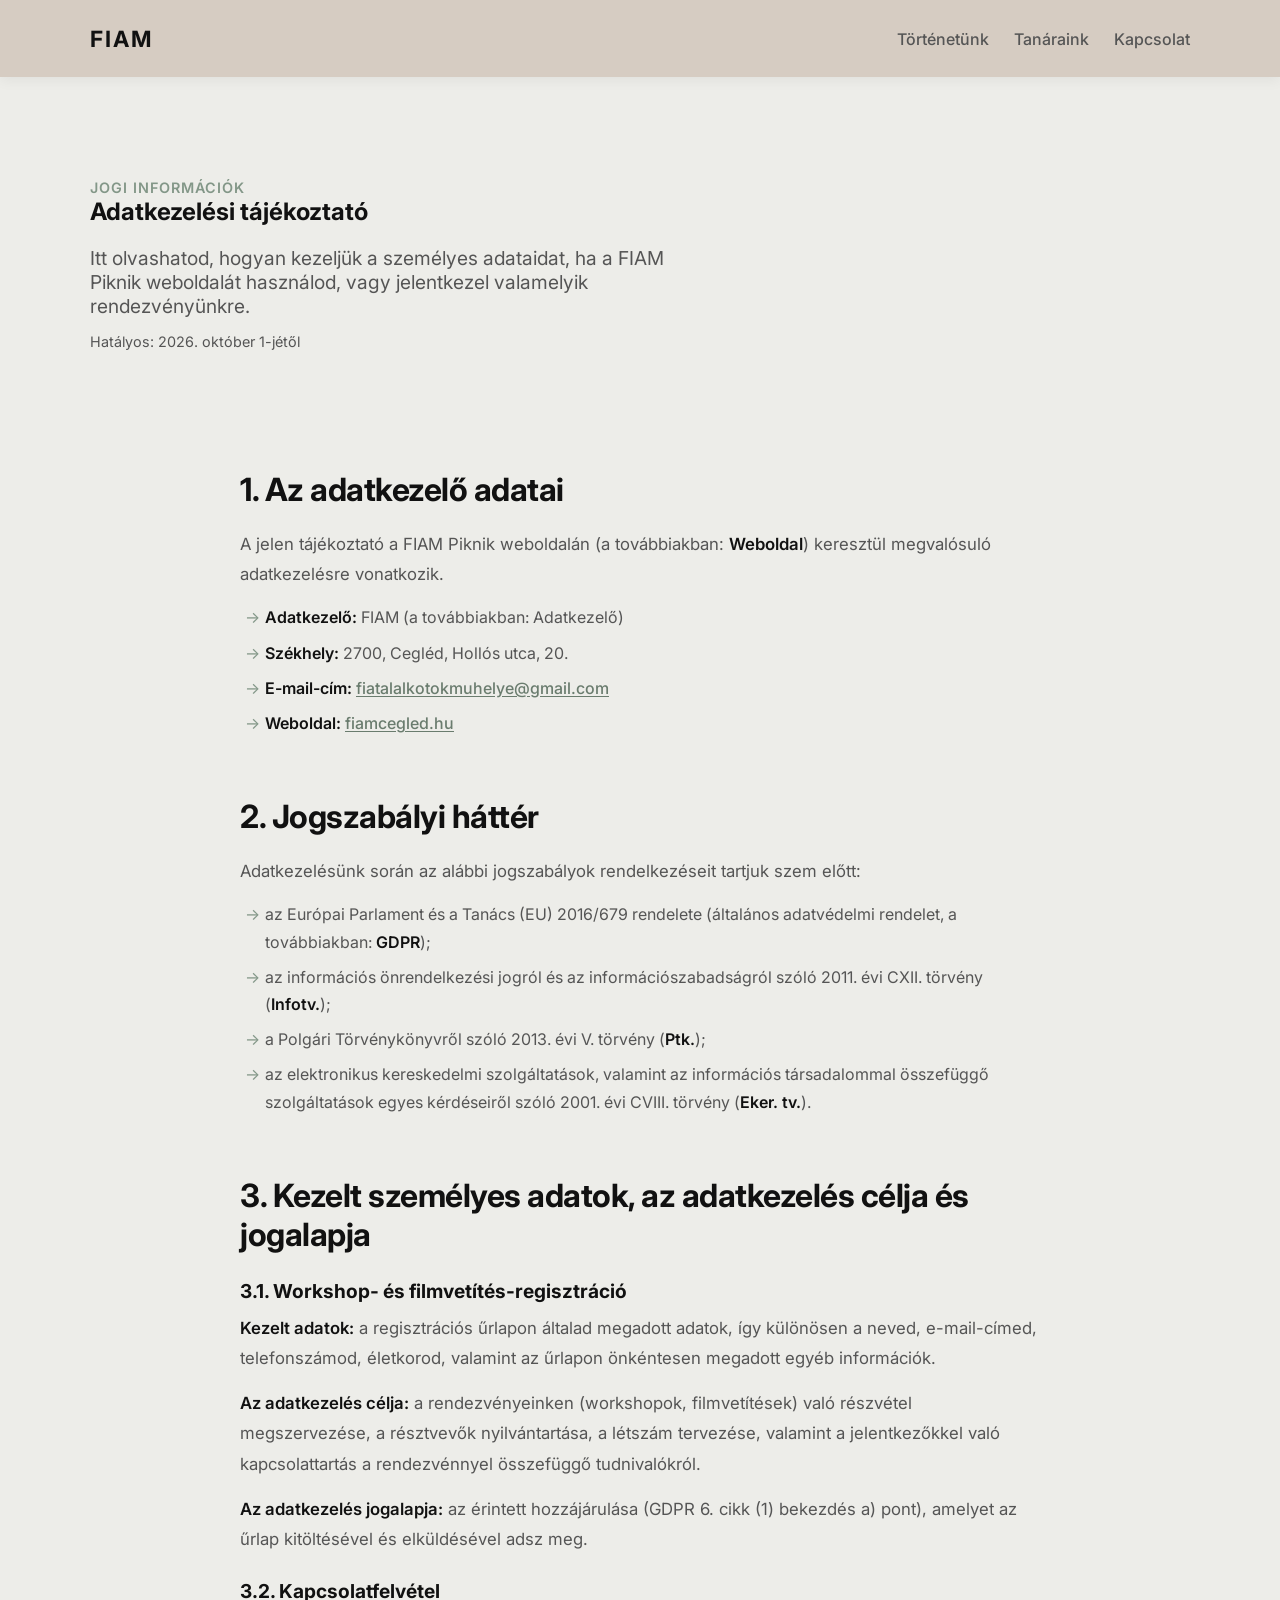
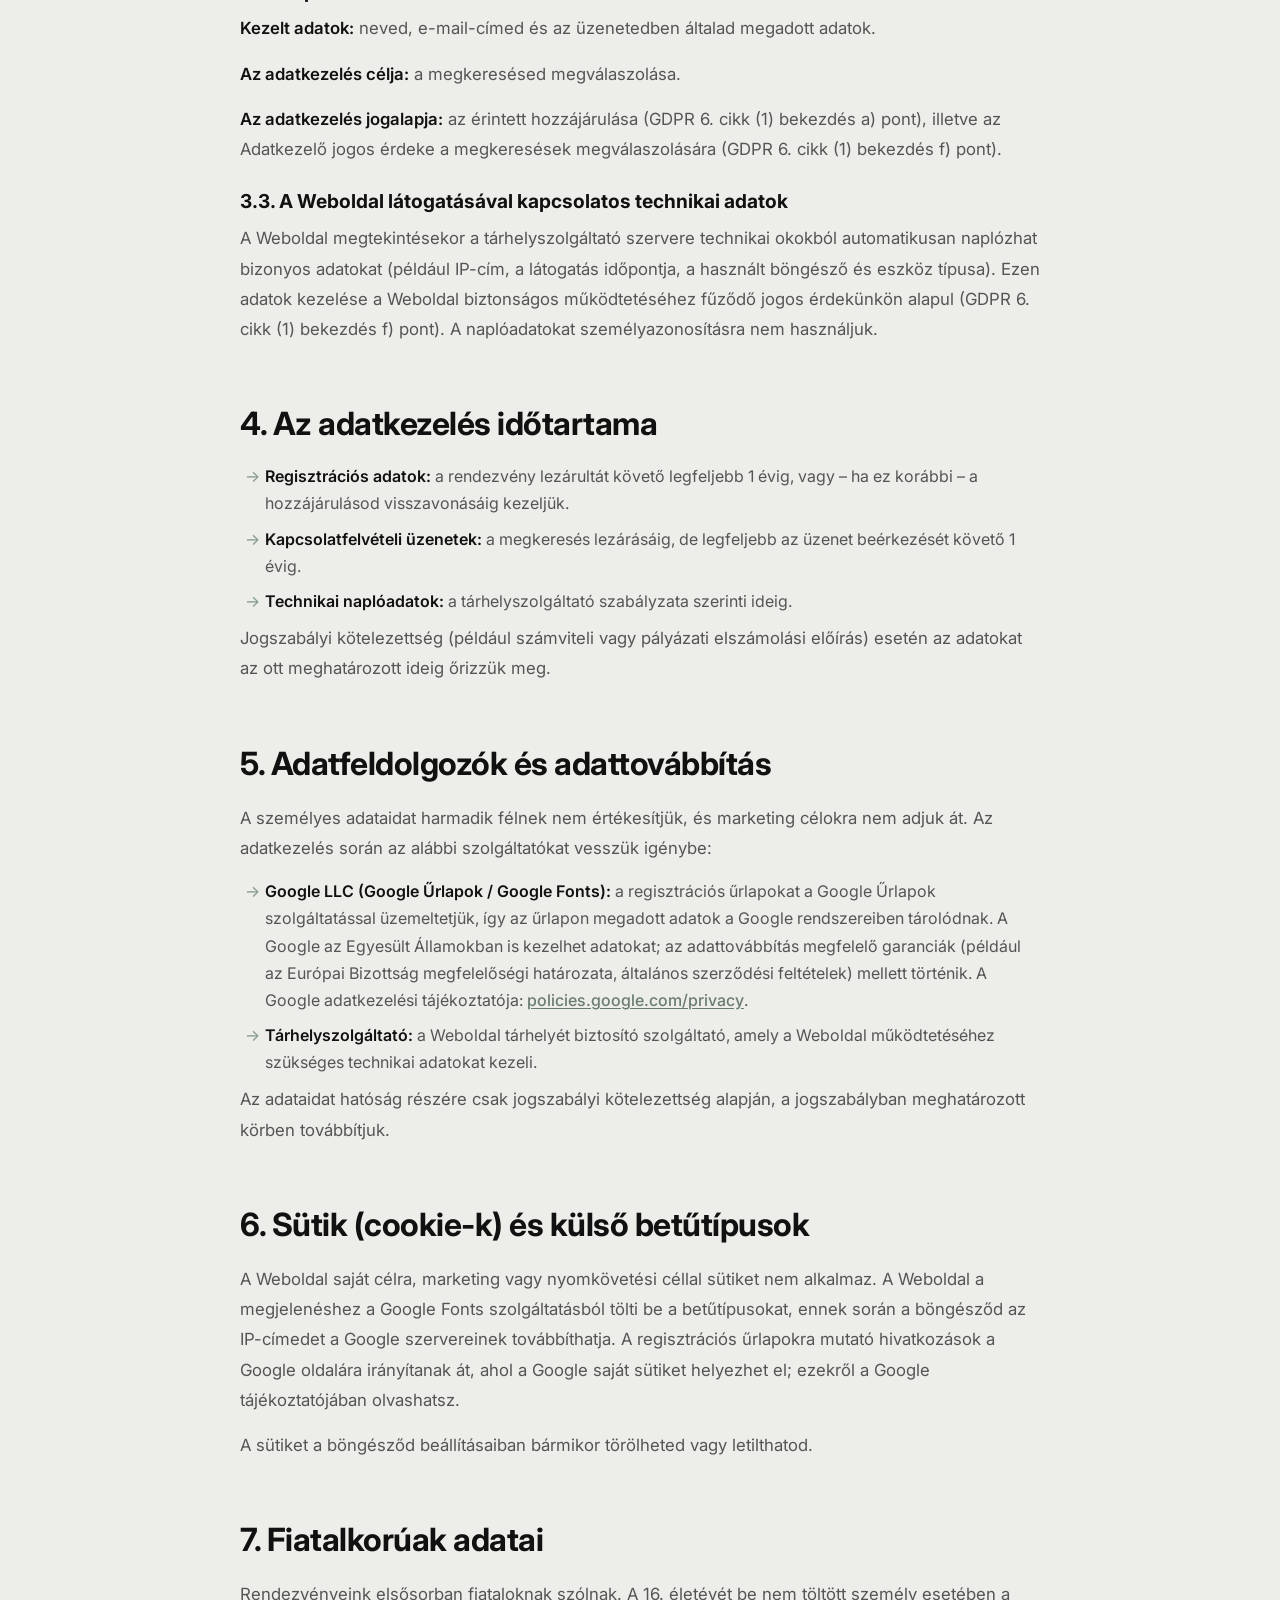
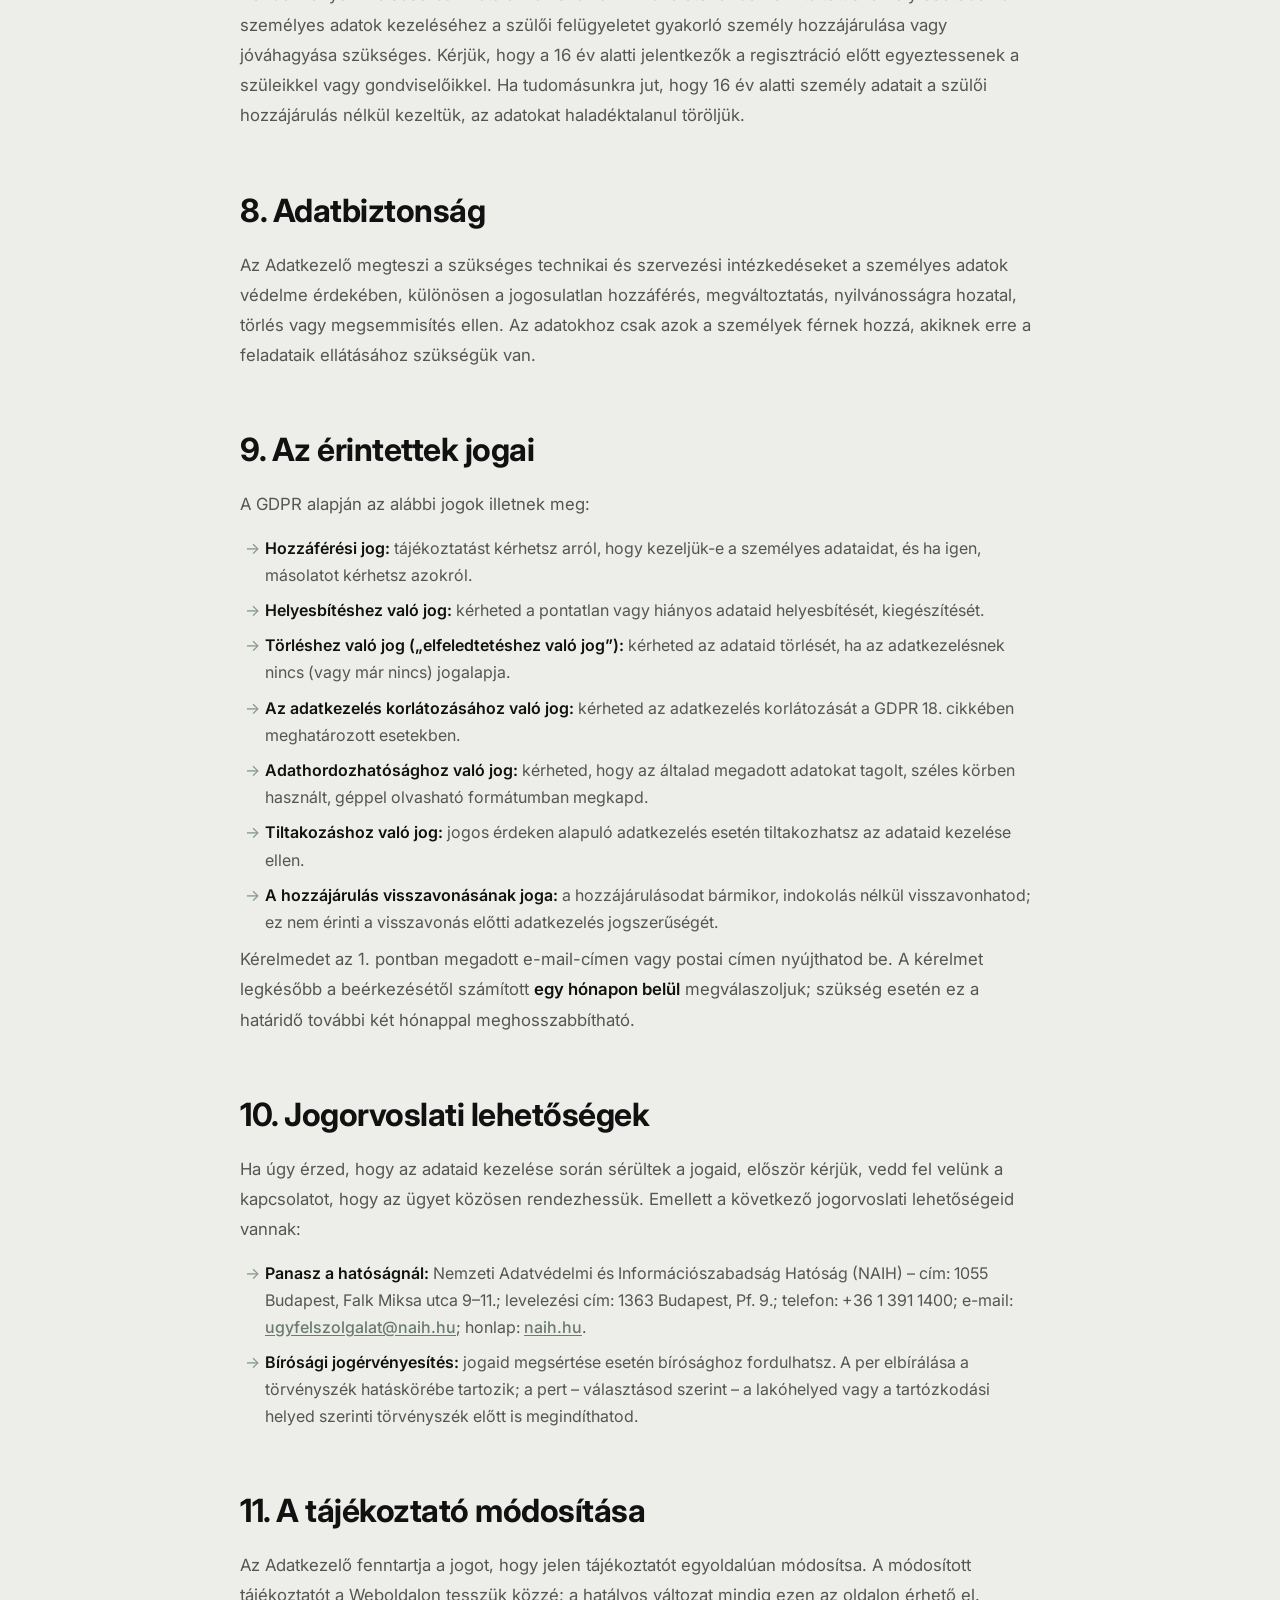
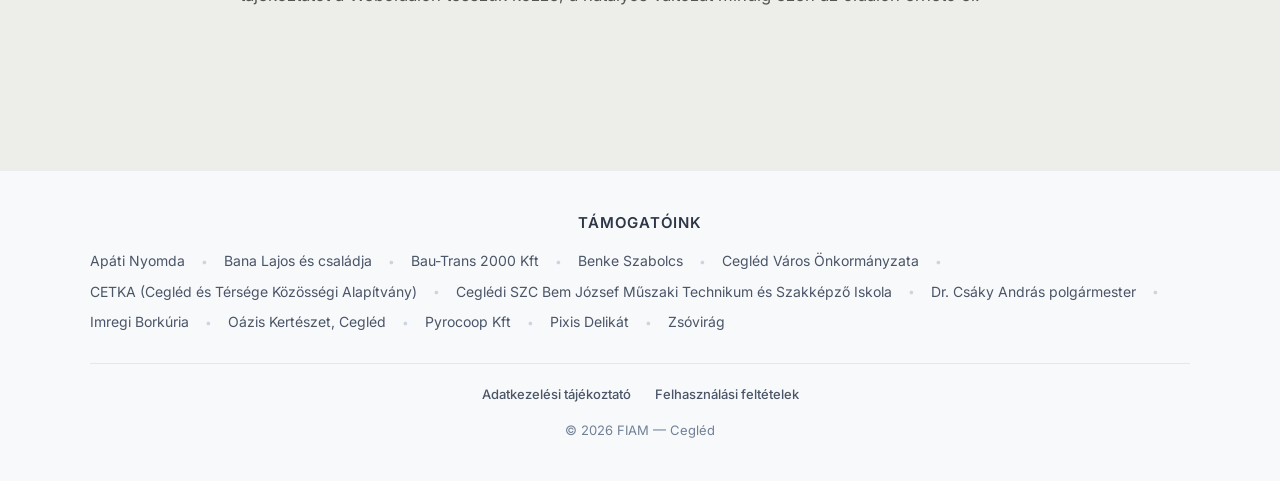
<file: pages/adatvedelem.html>
<!DOCTYPE html>
<html lang="hu">
<head>
  <meta charset="UTF-8">
  <meta name="viewport" content="width=device-width, initial-scale=1.0">
  <meta name="description" content="A FIAM Piknik weboldal adatkezelési tájékoztatója.">
  <title>Adatkezelési tájékoztató – FIAM Piknik</title>
  <link href="https://fonts.googleapis.com/css2?family=Inter:wght@300;400;500;600;700&display=swap" rel="stylesheet">
  <link rel="stylesheet" href="../styles/css/style.css">
</head>
<body>

<header>
  <div class="container nav">
    <a href="index.html" class="logo">FIAM</a>
    <nav class="menu" id="menu">
      <a href="tortenetunk.html">Történetünk</a>
      <a href="tanaraink.html">Tanáraink</a>
      <a href="kapcsolatok.html">Kapcsolat</a>
    </nav>
    <button class="hamburger" id="hamburger" aria-label="Menü megnyitása" aria-expanded="false">
      <span></span>
      <span></span>
      <span></span>
    </button>
  </div>
</header>

<main>
  <section class="story-hero">
    <div class="container">
      <span class="eyebrow">Jogi információk</span>
      <h1>Adatkezelési tájékoztató</h1>
      <p class="lead">Itt olvashatod, hogyan kezeljük a személyes adataidat, ha a FIAM Piknik weboldalát használod, vagy jelentkezel valamelyik rendezvényünkre.</p>
      <p class="legal-meta">Hatályos: 2026. október 1-jétől</p>
    </div>
  </section>

  <section class="story-content">
    <div class="container narrow">

      <div class="story-block">
        <h2>1. Az adatkezelő adatai</h2>
        <p>A jelen tájékoztató a FIAM Piknik weboldalán (a továbbiakban: <strong>Weboldal</strong>) keresztül megvalósuló adatkezelésre vonatkozik.</p>
        <ul class="story-list">
          <li><strong>Adatkezelő:</strong> FIAM (a továbbiakban: Adatkezelő)</li>
          <li><strong>Székhely:</strong> 2700, Cegléd, Hollós utca, 20.</li>
          <li><strong>E-mail-cím:</strong> <a href="mailto:fiatalalkotokmuhelye@gmail.com">fiatalalkotokmuhelye@gmail.com</a></li>
          <li><strong>Weboldal:</strong> <a href="https://fiamcegled.hu">fiamcegled.hu</a></li>
        </ul>
      </div>

      <div class="story-block">
        <h2>2. Jogszabályi háttér</h2>
        <p>Adatkezelésünk során az alábbi jogszabályok rendelkezéseit tartjuk szem előtt:</p>
        <ul class="story-list">
          <li>az Európai Parlament és a Tanács (EU) 2016/679 rendelete (általános adatvédelmi rendelet, a továbbiakban: <strong>GDPR</strong>);</li>
          <li>az információs önrendelkezési jogról és az információszabadságról szóló 2011. évi CXII. törvény (<strong>Infotv.</strong>);</li>
          <li>a Polgári Törvénykönyvről szóló 2013. évi V. törvény (<strong>Ptk.</strong>);</li>
          <li>az elektronikus kereskedelmi szolgáltatások, valamint az információs társadalommal összefüggő szolgáltatások egyes kérdéseiről szóló 2001. évi CVIII. törvény (<strong>Eker. tv.</strong>).</li>
        </ul>
      </div>

      <div class="story-block">
        <h2>3. Kezelt személyes adatok, az adatkezelés célja és jogalapja</h2>

        <h3>3.1. Workshop- és filmvetítés-regisztráció</h3>
        <p><strong>Kezelt adatok:</strong> a regisztrációs űrlapon általad megadott adatok, így különösen a neved, e-mail-címed, telefonszámod, életkorod, valamint az űrlapon önkéntesen megadott egyéb információk.</p>
        <p><strong>Az adatkezelés célja:</strong> a rendezvényeinken (workshopok, filmvetítések) való részvétel megszervezése, a résztvevők nyilvántartása, a létszám tervezése, valamint a jelentkezőkkel való kapcsolattartás a rendezvénnyel összefüggő tudnivalókról.</p>
        <p><strong>Az adatkezelés jogalapja:</strong> az érintett hozzájárulása (GDPR 6. cikk (1) bekezdés a) pont), amelyet az űrlap kitöltésével és elküldésével adsz meg.</p>

        <h3>3.2. Kapcsolatfelvétel</h3>
        <p><strong>Kezelt adatok:</strong> neved, e-mail-címed és az üzenetedben általad megadott adatok.</p>
        <p><strong>Az adatkezelés célja:</strong> a megkeresésed megválaszolása.</p>
        <p><strong>Az adatkezelés jogalapja:</strong> az érintett hozzájárulása (GDPR 6. cikk (1) bekezdés a) pont), illetve az Adatkezelő jogos érdeke a megkeresések megválaszolására (GDPR 6. cikk (1) bekezdés f) pont).</p>

        <h3>3.3. A Weboldal látogatásával kapcsolatos technikai adatok</h3>
        <p>A Weboldal megtekintésekor a tárhelyszolgáltató szervere technikai okokból automatikusan naplózhat bizonyos adatokat (például IP-cím, a látogatás időpontja, a használt böngésző és eszköz típusa). Ezen adatok kezelése a Weboldal biztonságos működtetéséhez fűződő jogos érdekünkön alapul (GDPR 6. cikk (1) bekezdés f) pont). A naplóadatokat személyazonosításra nem használjuk.</p>
      </div>

      <div class="story-block">
        <h2>4. Az adatkezelés időtartama</h2>
        <ul class="story-list">
          <li><strong>Regisztrációs adatok:</strong> a rendezvény lezárultát követő legfeljebb 1 évig, vagy – ha ez korábbi – a hozzájárulásod visszavonásáig kezeljük.</li>
          <li><strong>Kapcsolatfelvételi üzenetek:</strong> a megkeresés lezárásáig, de legfeljebb az üzenet beérkezését követő 1 évig.</li>
          <li><strong>Technikai naplóadatok:</strong> a tárhelyszolgáltató szabályzata szerinti ideig.</li>
        </ul>
        <p>Jogszabályi kötelezettség (például számviteli vagy pályázati elszámolási előírás) esetén az adatokat az ott meghatározott ideig őrizzük meg.</p>
      </div>

      <div class="story-block">
        <h2>5. Adatfeldolgozók és adattovábbítás</h2>
        <p>A személyes adataidat harmadik félnek nem értékesítjük, és marketing célokra nem adjuk át. Az adatkezelés során az alábbi szolgáltatókat vesszük igénybe:</p>
        <ul class="story-list">
          <li><strong>Google LLC (Google Űrlapok / Google Fonts):</strong> a regisztrációs űrlapokat a Google Űrlapok szolgáltatással üzemeltetjük, így az űrlapon megadott adatok a Google rendszereiben tárolódnak. A Google az Egyesült Államokban is kezelhet adatokat; az adattovábbítás megfelelő garanciák (például az Európai Bizottság megfelelőségi határozata, általános szerződési feltételek) mellett történik. A Google adatkezelési tájékoztatója: <a href="https://policies.google.com/privacy" target="_blank" rel="noopener">policies.google.com/privacy</a>.</li>
          <li><strong>Tárhelyszolgáltató:</strong> a Weboldal tárhelyét biztosító szolgáltató, amely a Weboldal működtetéséhez szükséges technikai adatokat kezeli.</li>
        </ul>
        <p>Az adataidat hatóság részére csak jogszabályi kötelezettség alapján, a jogszabályban meghatározott körben továbbítjuk.</p>
      </div>

      <div class="story-block">
        <h2>6. Sütik (cookie-k) és külső betűtípusok</h2>
        <p>A Weboldal saját célra, marketing vagy nyomkövetési céllal sütiket nem alkalmaz. A Weboldal a megjelenéshez a Google Fonts szolgáltatásból tölti be a betűtípusokat, ennek során a böngésződ az IP-címedet a Google szervereinek továbbíthatja. A regisztrációs űrlapokra mutató hivatkozások a Google oldalára irányítanak át, ahol a Google saját sütiket helyezhet el; ezekről a Google tájékoztatójában olvashatsz.</p>
        <p>A sütiket a böngésződ beállításaiban bármikor törölheted vagy letilthatod.</p>
      </div>

      <div class="story-block">
        <h2>7. Fiatalkorúak adatai</h2>
        <p>Rendezvényeink elsősorban fiataloknak szólnak. A 16. életévét be nem töltött személy esetében a személyes adatok kezeléséhez a szülői felügyeletet gyakorló személy hozzájárulása vagy jóváhagyása szükséges. Kérjük, hogy a 16 év alatti jelentkezők a regisztráció előtt egyeztessenek a szüleikkel vagy gondviselőikkel. Ha tudomásunkra jut, hogy 16 év alatti személy adatait a szülői hozzájárulás nélkül kezeltük, az adatokat haladéktalanul töröljük.</p>
      </div>

      <div class="story-block">
        <h2>8. Adatbiztonság</h2>
        <p>Az Adatkezelő megteszi a szükséges technikai és szervezési intézkedéseket a személyes adatok védelme érdekében, különösen a jogosulatlan hozzáférés, megváltoztatás, nyilvánosságra hozatal, törlés vagy megsemmisítés ellen. Az adatokhoz csak azok a személyek férnek hozzá, akiknek erre a feladataik ellátásához szükségük van.</p>
      </div>

      <div class="story-block">
        <h2>9. Az érintettek jogai</h2>
        <p>A GDPR alapján az alábbi jogok illetnek meg:</p>
        <ul class="story-list">
          <li><strong>Hozzáférési jog:</strong> tájékoztatást kérhetsz arról, hogy kezeljük-e a személyes adataidat, és ha igen, másolatot kérhetsz azokról.</li>
          <li><strong>Helyesbítéshez való jog:</strong> kérheted a pontatlan vagy hiányos adataid helyesbítését, kiegészítését.</li>
          <li><strong>Törléshez való jog („elfeledtetéshez való jog”):</strong> kérheted az adataid törlését, ha az adatkezelésnek nincs (vagy már nincs) jogalapja.</li>
          <li><strong>Az adatkezelés korlátozásához való jog:</strong> kérheted az adatkezelés korlátozását a GDPR 18. cikkében meghatározott esetekben.</li>
          <li><strong>Adathordozhatósághoz való jog:</strong> kérheted, hogy az általad megadott adatokat tagolt, széles körben használt, géppel olvasható formátumban megkapd.</li>
          <li><strong>Tiltakozáshoz való jog:</strong> jogos érdeken alapuló adatkezelés esetén tiltakozhatsz az adataid kezelése ellen.</li>
          <li><strong>A hozzájárulás visszavonásának joga:</strong> a hozzájárulásodat bármikor, indokolás nélkül visszavonhatod; ez nem érinti a visszavonás előtti adatkezelés jogszerűségét.</li>
        </ul>
        <p>Kérelmedet az 1. pontban megadott e-mail-címen vagy postai címen nyújthatod be. A kérelmet legkésőbb a beérkezésétől számított <strong>egy hónapon belül</strong> megválaszoljuk; szükség esetén ez a határidő további két hónappal meghosszabbítható.</p>
      </div>

      <div class="story-block">
        <h2>10. Jogorvoslati lehetőségek</h2>
        <p>Ha úgy érzed, hogy az adataid kezelése során sérültek a jogaid, először kérjük, vedd fel velünk a kapcsolatot, hogy az ügyet közösen rendezhessük. Emellett a következő jogorvoslati lehetőségeid vannak:</p>
        <ul class="story-list">
          <li><strong>Panasz a hatóságnál:</strong> Nemzeti Adatvédelmi és Információszabadság Hatóság (NAIH) – cím: 1055 Budapest, Falk Miksa utca 9–11.; levelezési cím: 1363 Budapest, Pf. 9.; telefon: +36 1 391 1400; e-mail: <a href="mailto:ugyfelszolgalat@naih.hu">ugyfelszolgalat@naih.hu</a>; honlap: <a href="https://naih.hu" target="_blank" rel="noopener">naih.hu</a>.</li>
          <li><strong>Bírósági jogérvényesítés:</strong> jogaid megsértése esetén bírósághoz fordulhatsz. A per elbírálása a törvényszék hatáskörébe tartozik; a pert – választásod szerint – a lakóhelyed vagy a tartózkodási helyed szerinti törvényszék előtt is megindíthatod.</li>
        </ul>
      </div>

      <div class="story-block">
        <h2>11. A tájékoztató módosítása</h2>
        <p>Az Adatkezelő fenntartja a jogot, hogy jelen tájékoztatót egyoldalúan módosítsa. A módosított tájékoztatót a Weboldalon tesszük közzé; a hatályos változat mindig ezen az oldalon érhető el.</p>
      </div>

    </div>
  </section>
</main>

<footer class="site-footer">
  <div class="container footer-content">

    <div class="footer-sponsors">
      <h3>Támogatóink</h3>
      <ul class="sponsor-list">
        <li>Apáti Nyomda</li>
        <li>Bana Lajos és családja</li>
        <li>Bau-Trans 2000 Kft</li>
        <li>Benke Szabolcs</li>
        <li>Cegléd Város Önkormányzata</li>
        <li>CETKA (Cegléd és Térsége Közösségi Alapítvány)</li>
        <li>Ceglédi SZC Bem József Műszaki Technikum és Szakképző Iskola</li>
        <li>Dr. Csáky András polgármester</li>
        <li>Imregi Borkúria</li>
        <li>Oázis Kertészet, Cegléd</li>
        <li>Pyrocoop Kft</li>
        <li>Pixis Delikát</li>
        <li>Zsóvirág</li>
      </ul>
    </div>

    <hr class="footer-divider">

    <div class="footer-bottom">
      <nav class="footer-links" aria-label="Jogi információk">
        <a href="adatvedelem.html">Adatkezelési tájékoztató</a>
        <a href="felhasznalasi-feltetelek.html">Felhasználási feltételek</a>
      </nav>
      <p class="copyright">&copy; 2026 FIAM &mdash; Cegléd</p>
    </div>
  </div>
</footer>

<script src="../script/script.js"></script>
</body>
</html>
</file>
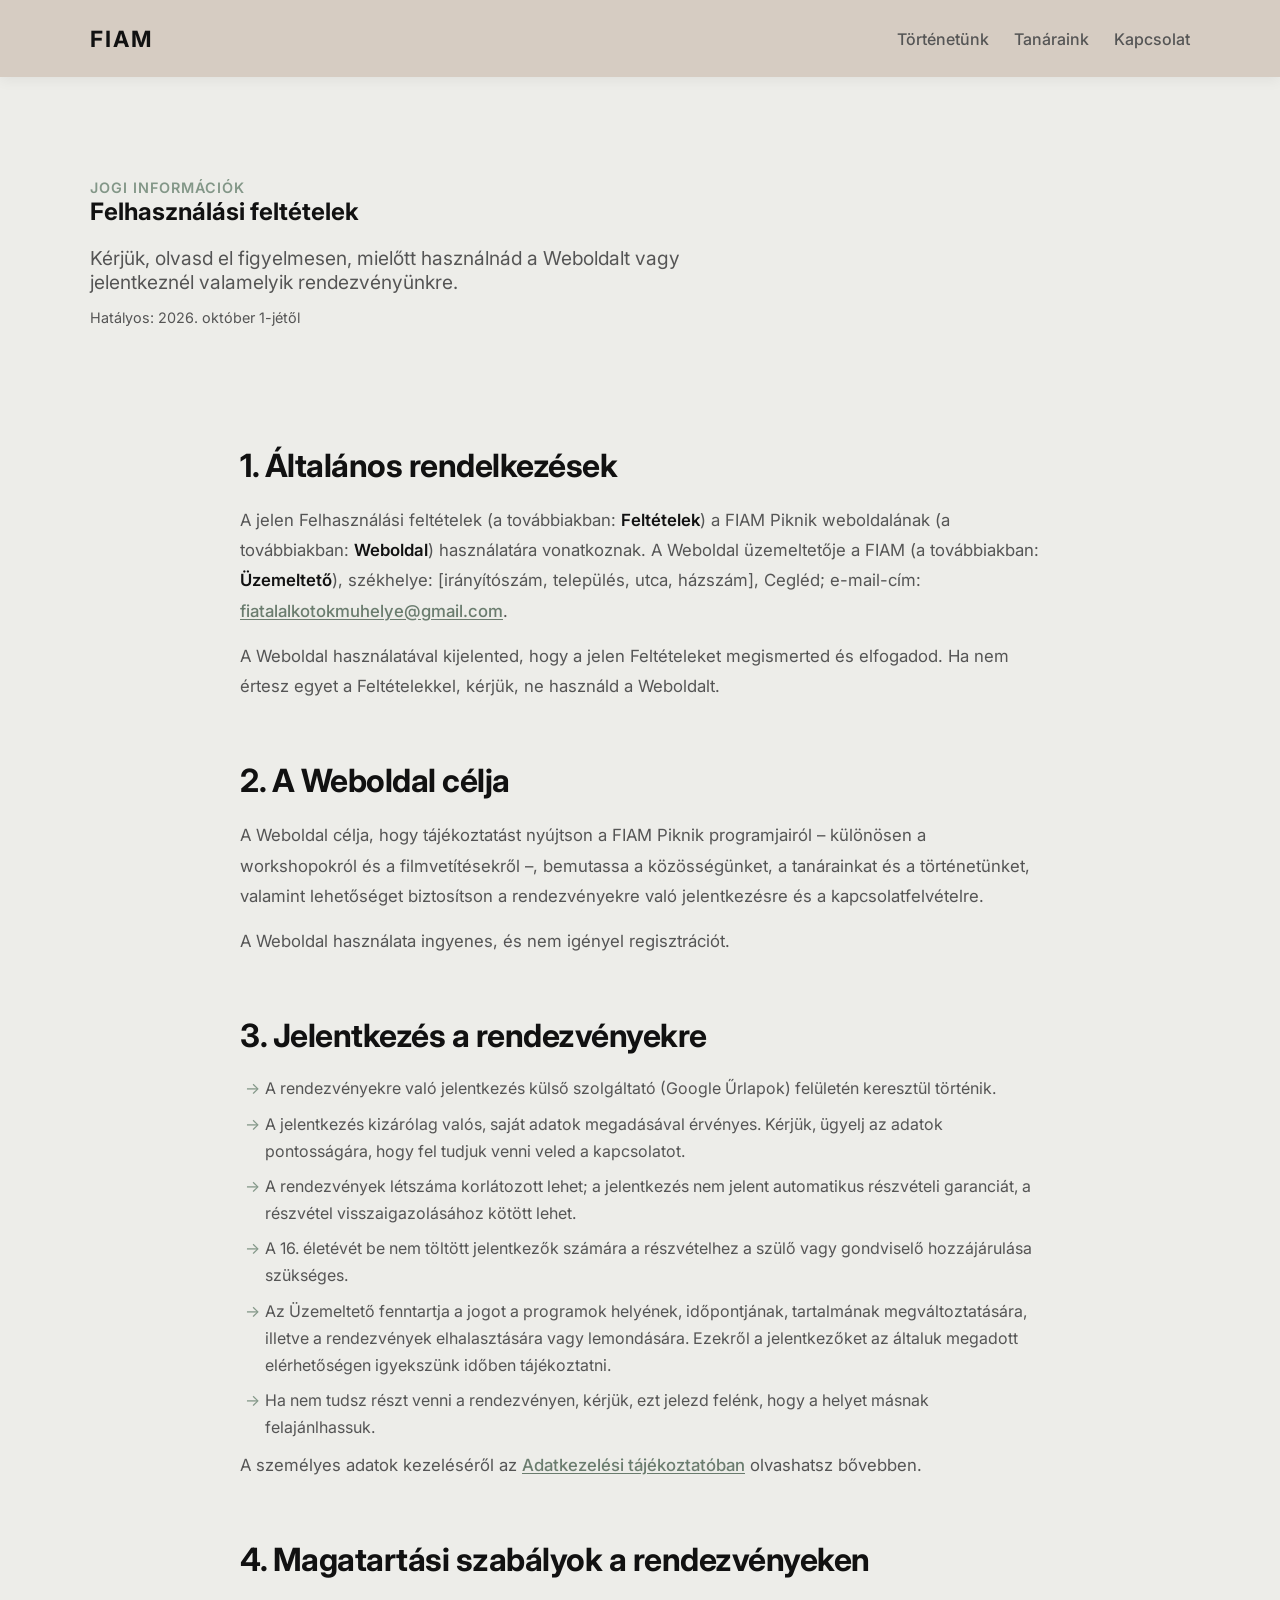
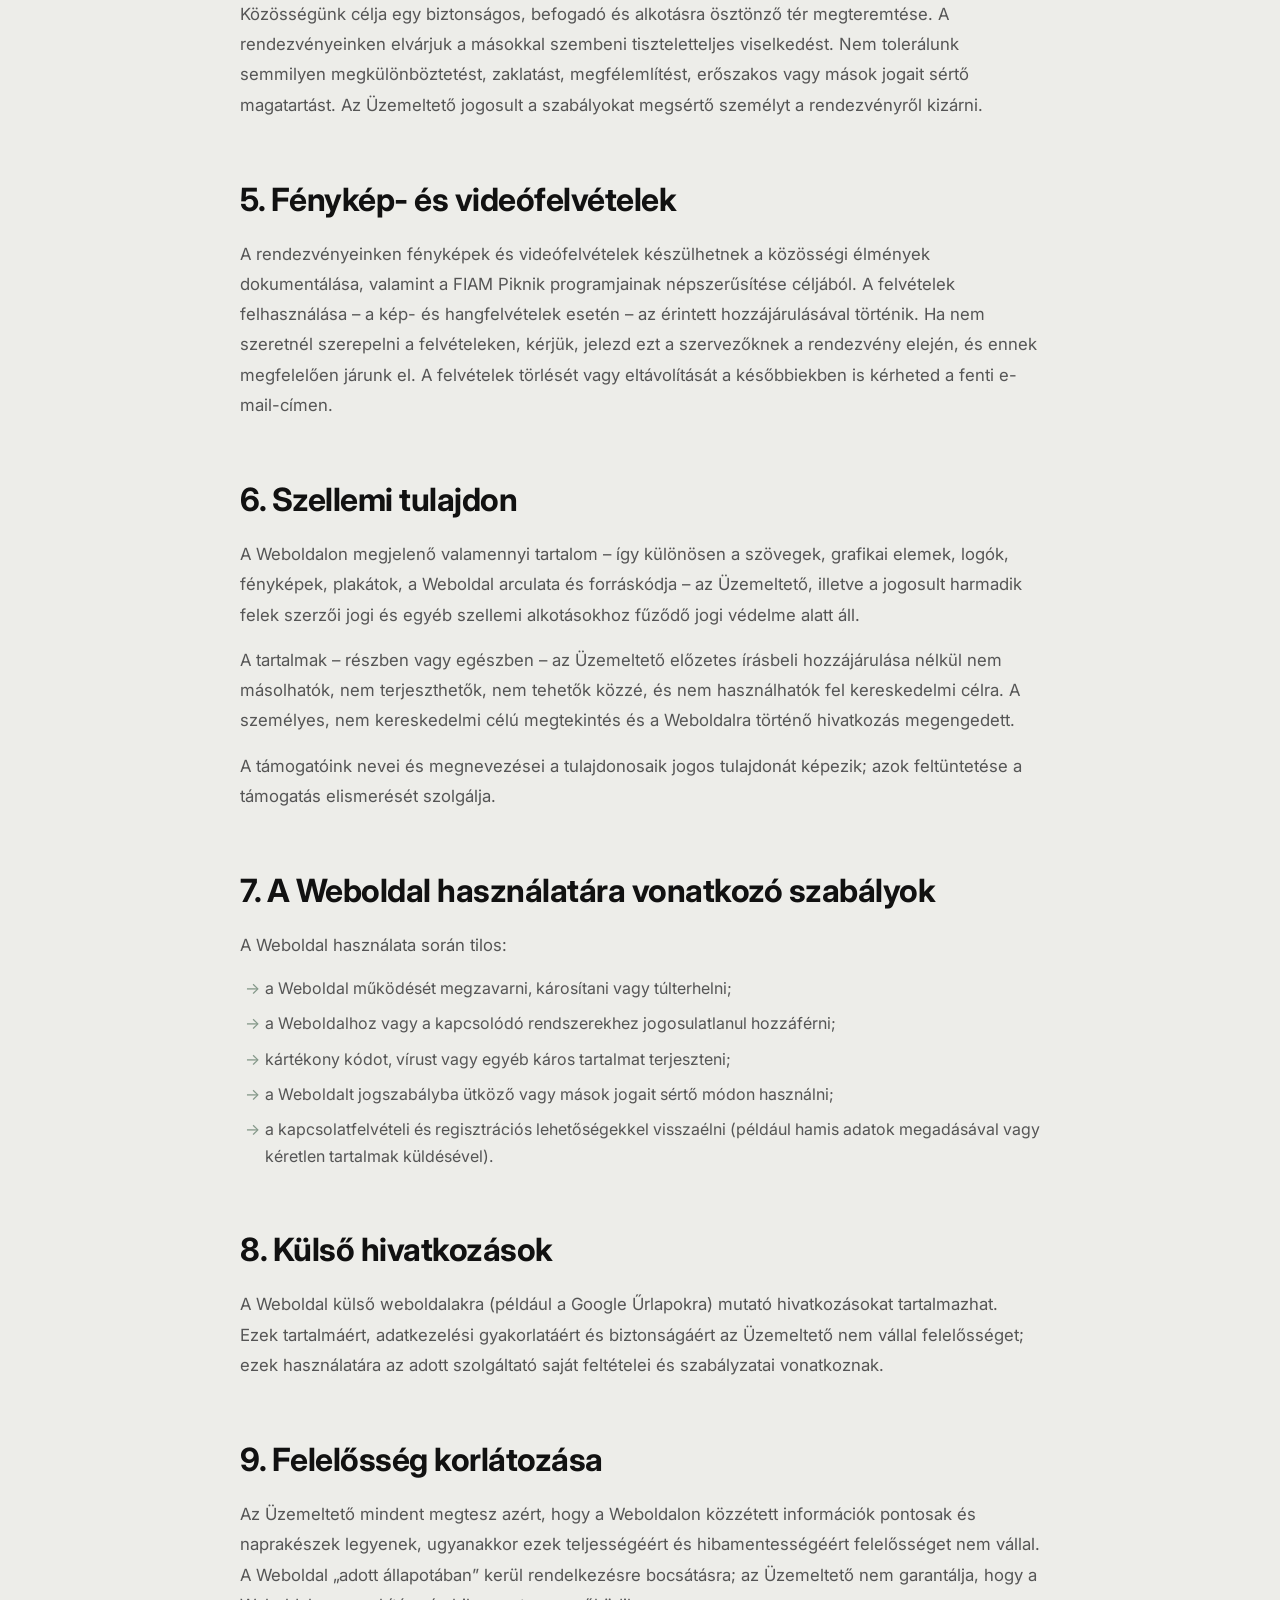
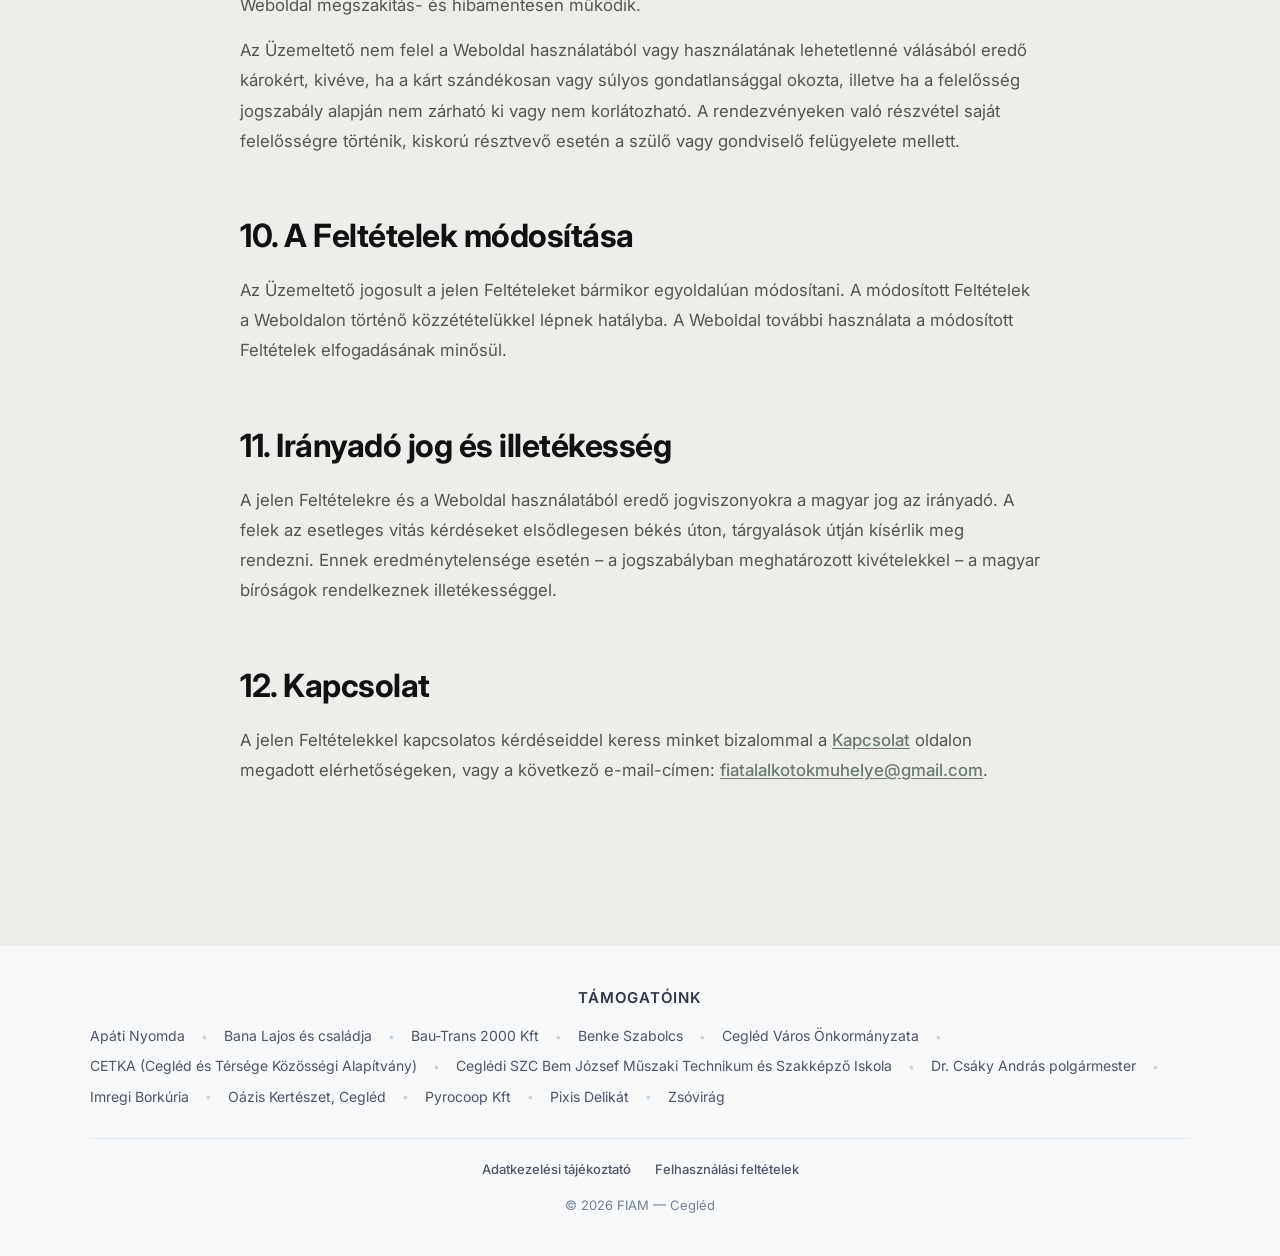
<file: pages/felhasznalasi-feltetelek.html>
<!DOCTYPE html>
<html lang="hu">
<head>
  <meta charset="UTF-8">
  <meta name="viewport" content="width=device-width, initial-scale=1.0">
  <meta name="description" content="A FIAM Piknik weboldal felhasználási feltételei.">
  <title>Felhasználási feltételek – FIAM Piknik</title>
  <link href="https://fonts.googleapis.com/css2?family=Inter:wght@300;400;500;600;700&display=swap" rel="stylesheet">
  <link rel="stylesheet" href="../styles/css/style.css">
</head>
<body>

<header>
  <div class="container nav">
    <a href="index.html" class="logo">FIAM</a>
    <nav class="menu" id="menu">
      <a href="tortenetunk.html">Történetünk</a>
      <a href="tanaraink.html">Tanáraink</a>
      <a href="kapcsolatok.html">Kapcsolat</a>
    </nav>
    <button class="hamburger" id="hamburger" aria-label="Menü megnyitása" aria-expanded="false">
      <span></span>
      <span></span>
      <span></span>
    </button>
  </div>
</header>

<main>
  <section class="story-hero">
    <div class="container">
      <span class="eyebrow">Jogi információk</span>
      <h1>Felhasználási feltételek</h1>
      <p class="lead">Kérjük, olvasd el figyelmesen, mielőtt használnád a Weboldalt vagy jelentkeznél valamelyik rendezvényünkre.</p>
      <p class="legal-meta">Hatályos: 2026. október 1-jétől</p>
    </div>
  </section>

  <section class="story-content">
    <div class="container narrow">

      <div class="story-block">
        <h2>1. Általános rendelkezések</h2>
        <p>A jelen Felhasználási feltételek (a továbbiakban: <strong>Feltételek</strong>) a FIAM Piknik weboldalának (a továbbiakban: <strong>Weboldal</strong>) használatára vonatkoznak. A Weboldal üzemeltetője a FIAM (a továbbiakban: <strong>Üzemeltető</strong>), székhelye: [irányítószám, település, utca, házszám], Cegléd; e-mail-cím: <a href="mailto:fiatalalkotokmuhelye@gmail.com">fiatalalkotokmuhelye@gmail.com</a>.</p>
        <p>A Weboldal használatával kijelented, hogy a jelen Feltételeket megismerted és elfogadod. Ha nem értesz egyet a Feltételekkel, kérjük, ne használd a Weboldalt.</p>
      </div>

      <div class="story-block">
        <h2>2. A Weboldal célja</h2>
        <p>A Weboldal célja, hogy tájékoztatást nyújtson a FIAM Piknik programjairól – különösen a workshopokról és a filmvetítésekről –, bemutassa a közösségünket, a tanárainkat és a történetünket, valamint lehetőséget biztosítson a rendezvényekre való jelentkezésre és a kapcsolatfelvételre.</p>
        <p>A Weboldal használata ingyenes, és nem igényel regisztrációt.</p>
      </div>

      <div class="story-block">
        <h2>3. Jelentkezés a rendezvényekre</h2>
        <ul class="story-list">
          <li>A rendezvényekre való jelentkezés külső szolgáltató (Google Űrlapok) felületén keresztül történik.</li>
          <li>A jelentkezés kizárólag valós, saját adatok megadásával érvényes. Kérjük, ügyelj az adatok pontosságára, hogy fel tudjuk venni veled a kapcsolatot.</li>
          <li>A rendezvények létszáma korlátozott lehet; a jelentkezés nem jelent automatikus részvételi garanciát, a részvétel visszaigazolásához kötött lehet.</li>
          <li>A 16. életévét be nem töltött jelentkezők számára a részvételhez a szülő vagy gondviselő hozzájárulása szükséges.</li>
          <li>Az Üzemeltető fenntartja a jogot a programok helyének, időpontjának, tartalmának megváltoztatására, illetve a rendezvények elhalasztására vagy lemondására. Ezekről a jelentkezőket az általuk megadott elérhetőségen igyekszünk időben tájékoztatni.</li>
          <li>Ha nem tudsz részt venni a rendezvényen, kérjük, ezt jelezd felénk, hogy a helyet másnak felajánlhassuk.</li>
        </ul>
        <p>A személyes adatok kezeléséről az <a href="adatvedelem.html">Adatkezelési tájékoztatóban</a> olvashatsz bővebben.</p>
      </div>

      <div class="story-block">
        <h2>4. Magatartási szabályok a rendezvényeken</h2>
        <p>Közösségünk célja egy biztonságos, befogadó és alkotásra ösztönző tér megteremtése. A rendezvényeinken elvárjuk a másokkal szembeni tiszteletteljes viselkedést. Nem tolerálunk semmilyen megkülönböztetést, zaklatást, megfélemlítést, erőszakos vagy mások jogait sértő magatartást. Az Üzemeltető jogosult a szabályokat megsértő személyt a rendezvényről kizárni.</p>
      </div>

      <div class="story-block">
        <h2>5. Fénykép- és videófelvételek</h2>
        <p>A rendezvényeinken fényképek és videófelvételek készülhetnek a közösségi élmények dokumentálása, valamint a FIAM Piknik programjainak népszerűsítése céljából. A felvételek felhasználása – a kép- és hangfelvételek esetén – az érintett hozzájárulásával történik. Ha nem szeretnél szerepelni a felvételeken, kérjük, jelezd ezt a szervezőknek a rendezvény elején, és ennek megfelelően járunk el. A felvételek törlését vagy eltávolítását a későbbiekben is kérheted a fenti e-mail-címen.</p>
      </div>

      <div class="story-block">
        <h2>6. Szellemi tulajdon</h2>
        <p>A Weboldalon megjelenő valamennyi tartalom – így különösen a szövegek, grafikai elemek, logók, fényképek, plakátok, a Weboldal arculata és forráskódja – az Üzemeltető, illetve a jogosult harmadik felek szerzői jogi és egyéb szellemi alkotásokhoz fűződő jogi védelme alatt áll.</p>
        <p>A tartalmak – részben vagy egészben – az Üzemeltető előzetes írásbeli hozzájárulása nélkül nem másolhatók, nem terjeszthetők, nem tehetők közzé, és nem használhatók fel kereskedelmi célra. A személyes, nem kereskedelmi célú megtekintés és a Weboldalra történő hivatkozás megengedett.</p>
        <p>A támogatóink nevei és megnevezései a tulajdonosaik jogos tulajdonát képezik; azok feltüntetése a támogatás elismerését szolgálja.</p>
      </div>

      <div class="story-block">
        <h2>7. A Weboldal használatára vonatkozó szabályok</h2>
        <p>A Weboldal használata során tilos:</p>
        <ul class="story-list">
          <li>a Weboldal működését megzavarni, károsítani vagy túlterhelni;</li>
          <li>a Weboldalhoz vagy a kapcsolódó rendszerekhez jogosulatlanul hozzáférni;</li>
          <li>kártékony kódot, vírust vagy egyéb káros tartalmat terjeszteni;</li>
          <li>a Weboldalt jogszabályba ütköző vagy mások jogait sértő módon használni;</li>
          <li>a kapcsolatfelvételi és regisztrációs lehetőségekkel visszaélni (például hamis adatok megadásával vagy kéretlen tartalmak küldésével).</li>
        </ul>
      </div>

      <div class="story-block">
        <h2>8. Külső hivatkozások</h2>
        <p>A Weboldal külső weboldalakra (például a Google Űrlapokra) mutató hivatkozásokat tartalmazhat. Ezek tartalmáért, adatkezelési gyakorlatáért és biztonságáért az Üzemeltető nem vállal felelősséget; ezek használatára az adott szolgáltató saját feltételei és szabályzatai vonatkoznak.</p>
      </div>

      <div class="story-block">
        <h2>9. Felelősség korlátozása</h2>
        <p>Az Üzemeltető mindent megtesz azért, hogy a Weboldalon közzétett információk pontosak és naprakészek legyenek, ugyanakkor ezek teljességéért és hibamentességéért felelősséget nem vállal. A Weboldal „adott állapotában” kerül rendelkezésre bocsátásra; az Üzemeltető nem garantálja, hogy a Weboldal megszakítás- és hibamentesen működik.</p>
        <p>Az Üzemeltető nem felel a Weboldal használatából vagy használatának lehetetlenné válásából eredő károkért, kivéve, ha a kárt szándékosan vagy súlyos gondatlansággal okozta, illetve ha a felelősség jogszabály alapján nem zárható ki vagy nem korlátozható. A rendezvényeken való részvétel saját felelősségre történik, kiskorú résztvevő esetén a szülő vagy gondviselő felügyelete mellett.</p>
      </div>

      <div class="story-block">
        <h2>10. A Feltételek módosítása</h2>
        <p>Az Üzemeltető jogosult a jelen Feltételeket bármikor egyoldalúan módosítani. A módosított Feltételek a Weboldalon történő közzétételükkel lépnek hatályba. A Weboldal további használata a módosított Feltételek elfogadásának minősül.</p>
      </div>

      <div class="story-block">
        <h2>11. Irányadó jog és illetékesség</h2>
        <p>A jelen Feltételekre és a Weboldal használatából eredő jogviszonyokra a magyar jog az irányadó. A felek az esetleges vitás kérdéseket elsődlegesen békés úton, tárgyalások útján kísérlik meg rendezni. Ennek eredménytelensége esetén – a jogszabályban meghatározott kivételekkel – a magyar bíróságok rendelkeznek illetékességgel.</p>
      </div>

      <div class="story-block">
        <h2>12. Kapcsolat</h2>
        <p>A jelen Feltételekkel kapcsolatos kérdéseiddel keress minket bizalommal a <a href="kapcsolatok.html">Kapcsolat</a> oldalon megadott elérhetőségeken, vagy a következő e-mail-címen: <a href="mailto: fiatalalkotokmuhelye@gmail.com"> fiatalalkotokmuhelye@gmail.com</a>.</p>
      </div>

    </div>
  </section>
</main>

<footer class="site-footer">
  <div class="container footer-content">

    <div class="footer-sponsors">
      <h3>Támogatóink</h3>
      <ul class="sponsor-list">
        <li>Apáti Nyomda</li>
        <li>Bana Lajos és családja</li>
        <li>Bau-Trans 2000 Kft</li>
        <li>Benke Szabolcs</li>
        <li>Cegléd Város Önkormányzata</li>
        <li>CETKA (Cegléd és Térsége Közösségi Alapítvány)</li>
        <li>Ceglédi SZC Bem József Műszaki Technikum és Szakképző Iskola</li>
        <li>Dr. Csáky András polgármester</li>
        <li>Imregi Borkúria</li>
        <li>Oázis Kertészet, Cegléd</li>
        <li>Pyrocoop Kft</li>
        <li>Pixis Delikát</li>
        <li>Zsóvirág</li>
      </ul>
    </div>

    <hr class="footer-divider">

    <div class="footer-bottom">
      <nav class="footer-links" aria-label="Jogi információk">
        <a href="adatvedelem.html">Adatkezelési tájékoztató</a>
        <a href="felhasznalasi-feltetelek.html">Felhasználási feltételek</a>
      </nav>
      <p class="copyright">&copy; 2026 FIAM &mdash; Cegléd</p>
    </div>
  </div>
</footer>

<script src="../script/script.js"></script>
</body>
</html>
</file>
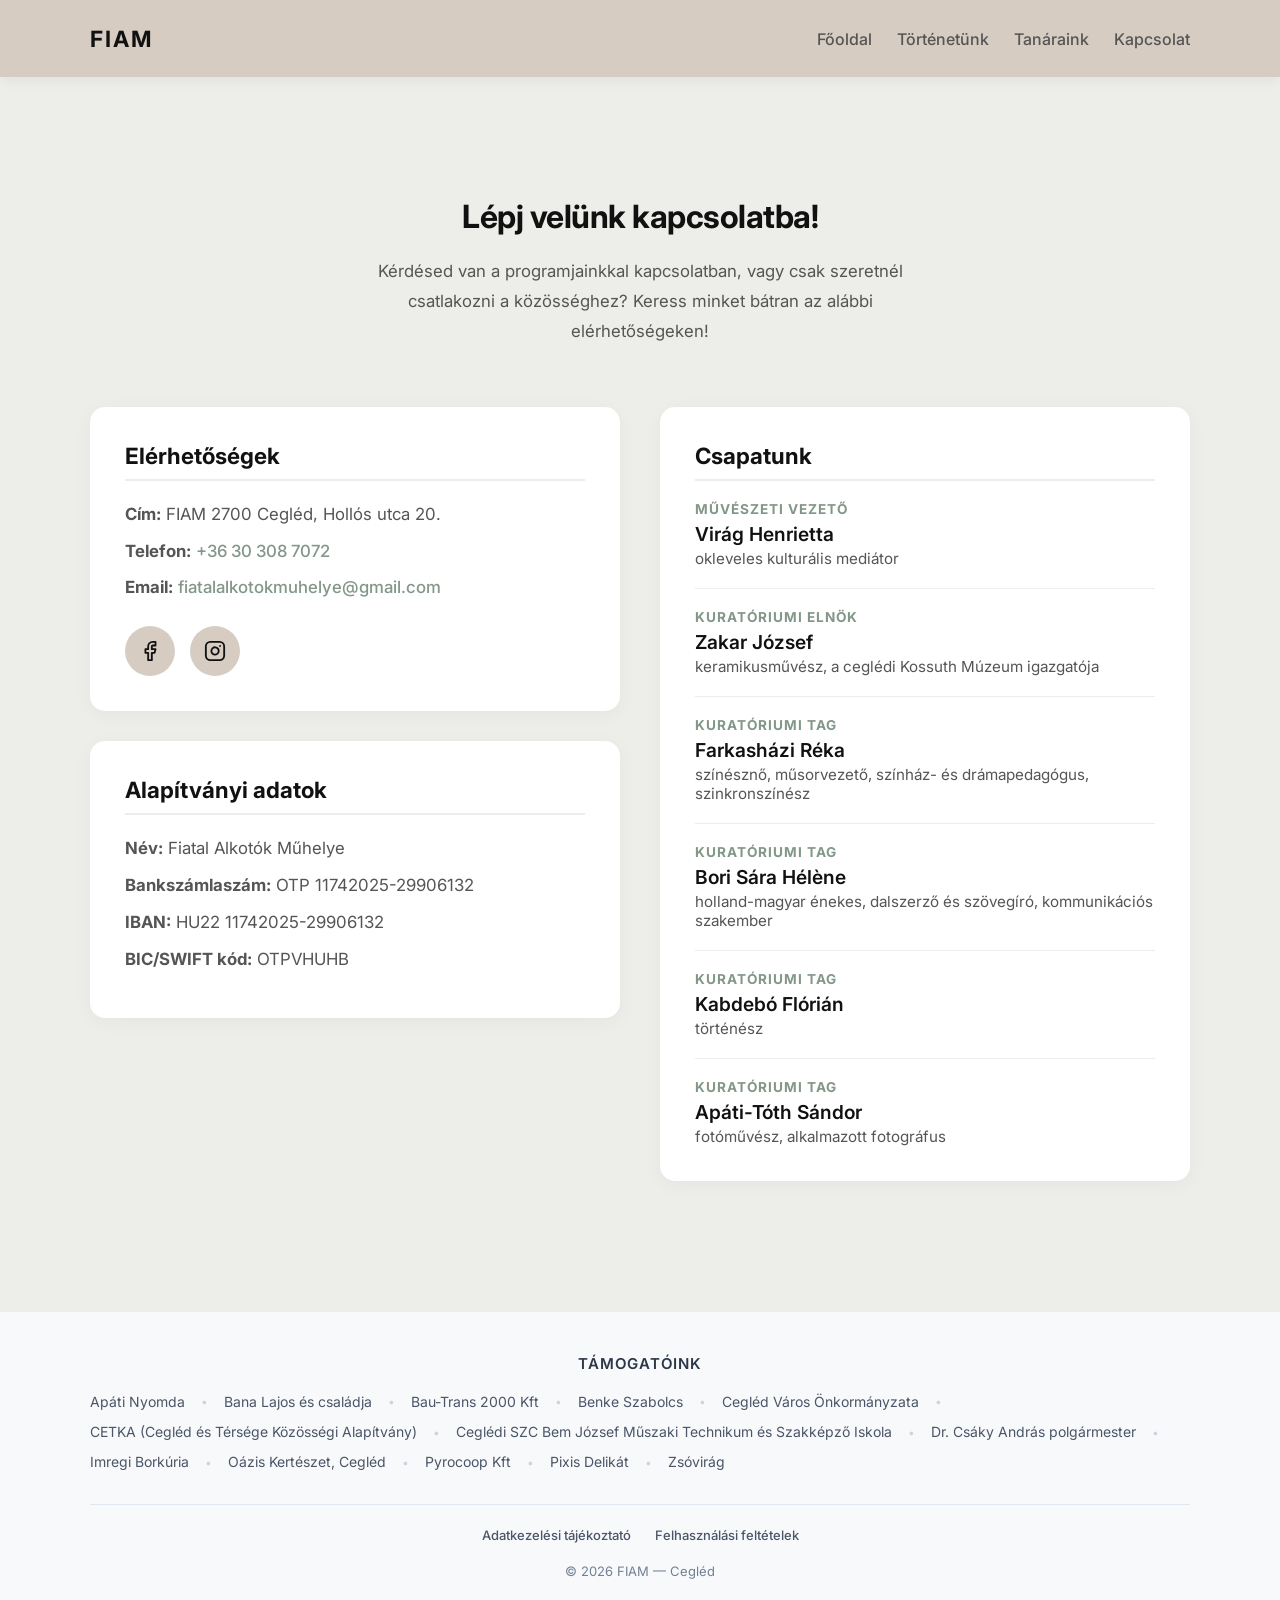
<file: pages/kapcsolatok.html>
<!DOCTYPE html>
<html lang="hu">
<head>
  <meta charset="UTF-8">
  <meta name="viewport" content="width=device-width, initial-scale=1.0">
  <meta name="description" content="Lépj kapcsolatba a Fiatal Alkotók Műhelyével (FIAM) Cegléden.">
  <title>FIAM - Kapcsolat</title>
  <link href="https://fonts.googleapis.com/css2?family=Inter:wght@300;400;500;600;700&display=swap" rel="stylesheet">
  <link rel="stylesheet" href="../styles/css/style.css">
</head>
<body>
    
<header>
  <div class="container nav">

    <a href="index.html" class="logo">FIAM</a>

    <nav class="menu" id="menu">
      <a href="index.html">Főoldal</a>
      <a href="tortenetunk.html">Történetünk</a>
      <a href="tanaraink.html">Tanáraink</a>
      <a href="kapcsolatok.html">Kapcsolat</a>
    </nav>

    <button class="hamburger" id="hamburger">
      <span></span>
      <span></span>
      <span></span>
    </button>

  </div>
</header>

<main>
  <section class="story-content">
    <div class="container">

      <div class="story-block" style="margin-top: 60px; text-align: center;">
        <h2>Lépj velünk kapcsolatba!</h2>
        <p class="lead" style="margin: 0 auto;">
          Kérdésed van a programjainkkal kapcsolatban, vagy csak szeretnél csatlakozni a közösséghez? Keress minket bátran az alábbi elérhetőségeken!
        </p>
      </div>

      <div class="contact-grid">
        
        <div class="contact-left">
          
          <div class="contact-card">
            <h3>Elérhetőségek</h3>
            <p><strong>Cím:</strong> FIAM 2700 Cegléd, Hollós utca 20.</p>
            <p><strong>Telefon:</strong> <a href="tel:+36303087072">+36 30 308 7072</a></p>
            <p><strong>Email:</strong> <a href="mailto:fiatalalkotokmuhelye@gmail.com">fiatalalkotokmuhelye@gmail.com</a></p>

            <div class="social-links">
              <a href="https://www.facebook.com/cegledifiam/" target="_blank" rel="noopener noreferrer" class="social-icon" aria-label="Facebook oldalunk">
                <svg xmlns="http://www.w3.org/2000/svg" viewBox="0 0 24 24" fill="none" stroke="currentColor" stroke-width="2" stroke-linecap="round" stroke-linejoin="round">
                  <path d="M18 2h-3a5 5 0 0 0-5 5v3H7v4h3v8h4v-8h3l1-4h-4V7a1 1 0 0 1 1-1h3z"></path>
                </svg>
              </a>

              <a href="https://www.instagram.com/cegledifiam/" target="_blank" rel="noopener noreferrer" class="social-icon" aria-label="Instagram oldalunk">
                <svg xmlns="http://www.w3.org/2000/svg" viewBox="0 0 24 24" fill="none" stroke="currentColor" stroke-width="2" stroke-linecap="round" stroke-linejoin="round">
                  <rect x="2" y="2" width="20" height="20" rx="5" ry="5"></rect>
                  <path d="M16 11.37A4 4 0 1 1 12.63 8 4 4 0 0 1 16 11.37z"></path>
                  <line x1="17.5" y1="6.5" x2="17.51" y2="6.5"></line>
                </svg>
              </a>
            </div>
          </div>

          <div class="contact-card">
            <h3>Alapítványi adatok</h3>
            <p><strong>Név:</strong> Fiatal Alkotók Műhelye</p>
            <p><strong>Bankszámlaszám:</strong> OTP 11742025-29906132</p>
            <p><strong>IBAN:</strong> HU22 11742025-29906132</p>
            <p><strong>BIC/SWIFT kód:</strong> OTPVHUHB</p>
          </div>

        </div>

        <div class="contact-right">
          <div class="contact-card">
            <h3>Csapatunk</h3>
            <ul class="team-list">
              
              <li>
                <span class="team-role">Művészeti vezető</span>
                <div class="team-name">Virág Henrietta</div>
                <div class="team-desc">okleveles kulturális mediátor</div>
              </li>

              <li>
                <span class="team-role">Kuratóriumi elnök</span>
                <div class="team-name">Zakar József</div>
                <div class="team-desc">keramikusművész, a ceglédi Kossuth Múzeum igazgatója</div>
              </li>

              <li>
                <span class="team-role">Kuratóriumi tag</span>
                <div class="team-name">Farkasházi Réka</div>
                <div class="team-desc">színésznő, műsorvezető, színház- és drámapedagógus, szinkronszínész</div>
              </li>

              <li>
                <span class="team-role">Kuratóriumi tag</span>
                <div class="team-name">Bori Sára Hélène</div>
                <div class="team-desc">holland-magyar énekes, dalszerző és szövegíró, kommunikációs szakember</div>
              </li>

              <li>
                <span class="team-role">Kuratóriumi tag</span>
                <div class="team-name">Kabdebó Flórián</div>
                <div class="team-desc">történész</div>
              </li>

              <li>
                <span class="team-role">Kuratóriumi tag</span>
                <div class="team-name">Apáti-Tóth Sándor</div>
                <div class="team-desc">fotóművész, alkalmazott fotográfus</div>
              </li>

            </ul>
          </div>
        </div>

      </div>
    </div>
  </section>
</main>

<footer class="site-footer">
  <div class="container footer-content">

    <div class="footer-sponsors">
      <h3>Támogatóink</h3>
      <ul class="sponsor-list">
        <li>Apáti Nyomda</li>
        <li>Bana Lajos és családja</li>
        <li>Bau-Trans 2000 Kft</li>
        <li>Benke Szabolcs</li>
        <li>Cegléd Város Önkormányzata</li>
        <li>CETKA (Cegléd és Térsége Közösségi Alapítvány)</li>
        <li>Ceglédi SZC Bem József Műszaki Technikum és Szakképző Iskola</li>
        <li>Dr. Csáky András polgármester</li>
        <li>Imregi Borkúria</li>
        <li>Oázis Kertészet, Cegléd</li>
        <li>Pyrocoop Kft</li>
        <li>Pixis Delikát</li>
        <li>Zsóvirág</li>
      </ul>
    </div>

    <hr class="footer-divider">

    <div class="footer-bottom">
      <nav class="footer-links" aria-label="Jogi információk">
        <a href="adatvedelem.html">Adatkezelési tájékoztató</a>
        <a href="felhasznalasi-feltetelek.html">Felhasználási feltételek</a>
      </nav>
      <p class="copyright">&copy; 2026 FIAM &mdash; Cegléd</p>
    </div>
  </div>
</footer>

<script src="../script/script.js"></script>
</body>
</html>
</file>
<file: styles/css/style.css>
:root {
  --bg-color: #edede9;
  --nav-bg: #d6ccc2;
  --text-main: #111;
  --text-muted: #555;
  --accent: #839788;
  --accent-hover: #6a7c6e;
  --border-color: #ccc;
  --white: #ffffff;
}

* {
  margin: 0;
  padding: 0;
  box-sizing: border-box;
}

body {
  font-family: 'Inter', sans-serif;
  background: var(--bg-color);
  color: var(--text-main);
  -webkit-font-smoothing: antialiased;
}

.container {
  width: 90%;
  max-width: 1100px;
  margin: auto;
}

header {
  background: var(--nav-bg);
  padding: 25px 0;
  position: sticky;
  top: 0;
  z-index: 10;
  box-shadow: 0 4px 12px rgba(0, 0, 0, 0.05);
}

.nav {
  display: flex;
  justify-content: space-between;
  align-items: center;
}

.logo {
  font-weight: 700;
  font-size: 1.4rem;
  text-decoration: none;
  color: var(--text-main);
  letter-spacing: 2px;
  transition: opacity 0.3s ease;
}

.logo:hover {
  opacity: 0.7;
}

.menu {
  display: flex;
  gap: 25px;
}

.menu a {
  text-decoration: none;
  color: var(--text-muted);
  font-weight: 500;
  transition: color 0.3s ease;
}

.menu a:hover,
.menu a.active-link {
  color: var(--accent);
}

.hamburger {
  display: none;
  flex-direction: column;
  gap: 5px;
  background: none;
  border: none;
  cursor: pointer;
  padding: 5px;
}

.hamburger span {
  width: 25px;
  height: 2px;
  background: var(--text-main);
  transition: all 0.3s ease;
}

.hero {
  padding: 120px 0;
}

.hero h1 {
  font-size: clamp(3rem, 8vw, 6rem);
  line-height: 1.1;
  letter-spacing: -2px;
}

.hero p {
  margin-top: 20px;
  color: var(--text-muted);
  font-size: 1.1rem;
  line-height: 1.6;
}

.buttons {
  margin-top: 35px;
  display: flex;
  gap: 15px;
  flex-wrap: wrap;
}

.btn {
  padding: 14px 24px;
  border-radius: 10px;
  text-decoration: none;
  font-weight: 600;
  transition: all 0.3s ease;
  display: inline-block;
}

.btn-dark {
  background: var(--accent);
  color: var(--white);
}

.btn-dark:hover {
  background: var(--accent-hover);
  transform: translateY(-2px);
  box-shadow: 0 4px 12px rgba(131, 151, 136, 0.4);
}

.btn-light {
  border: 1px solid var(--border-color);
  color: var(--text-main);
  background: transparent;
}

.btn-light:hover {
  background: var(--text-main);
  color: var(--white);
  border-color: var(--text-main);
  transform: translateY(-2px);
  box-shadow: 0 4px 12px rgba(17, 17, 17, 0.2);
}

.poster img {
  width: 100%;
  border-radius: 20px;
  margin-bottom: 100px;
  box-shadow: 0 10px 30px rgba(0, 0, 0, 0.1);
  object-fit: cover;
}

.story-hero {
  padding: 100px 0 60px;
}

.eyebrow {
  color: var(--accent);
  font-weight: 600;
  text-transform: uppercase;
  letter-spacing: 1px;
  font-size: 0.9rem;
}

.lead {
  margin-top: 20px;
  color: var(--text-muted);
  max-width: 600px;
  font-size: 1.2rem;
}

.story-content {
  padding: 60px 0 100px;
}

.narrow {
  max-width: 800px;
}

.story-block {
  margin-bottom: 60px;
}

.story-block h2 {
  margin-bottom: 20px;
  font-size: 2rem;
  letter-spacing: -0.5px;
}

.story-block p {
  color: var(--text-muted);
  line-height: 1.8;
  margin-bottom: 15px;
  font-size: 1.05rem;
}

.story-list {
  list-style-type: none;
  padding-left: 15px;
  margin-top: 10px;
}

.story-list li {
  position: relative;
  margin-bottom: 8px;
  color: var(--text-muted);
}

.story-list li::before {
  content: "→";
  position: absolute;
  left: -20px;
  color: var(--accent);
}

footer {
  padding: 40px;
  text-align: center;
  color: var(--text-muted);
  font-size: 0.9rem;
  border-top: 1px solid rgba(0, 0, 0, 0.05);
}

@media (max-width: 700px) {
  .menu {
    position: absolute;
    top: 80px;
    right: 5%;
    background: var(--nav-bg);
    flex-direction: column;
    padding: 20px;
    border-radius: 15px;
    box-shadow: 0 10px 20px rgba(0,0,0,0.1);
    
    opacity: 0;
    visibility: hidden;
    transform: translateY(-10px);
    transition: all 0.3s ease;
  }

  .menu.active {
    opacity: 1;
    visibility: visible;
    transform: translateY(0);
  }

  .hamburger {
    display: flex;
  }

  .hamburger.active span:nth-child(1) {
    transform: translateY(7px) rotate(45deg);
  }
  .hamburger.active span:nth-child(2) {
    opacity: 0;
  }
  .hamburger.active span:nth-child(3) {
    transform: translateY(-7px) rotate(-45deg);
  }
}

.contact-grid {
  display: grid;
  grid-template-columns: 1fr 1fr;
  gap: 40px;
  margin-top: 40px;
}

.contact-card {
  background: var(--white);
  padding: 35px;
  border-radius: 15px;
  box-shadow: 0 4px 20px rgba(0, 0, 0, 0.04);
  margin-bottom: 30px;
}

.contact-card h3 {
  font-size: 1.4rem;
  margin-bottom: 20px;
  color: var(--text-main);
  border-bottom: 2px solid var(--bg-color);
  padding-bottom: 10px;
}

.contact-card p {
  color: var(--text-muted);
  line-height: 1.6;
  margin-bottom: 10px;
  font-size: 1.05rem;
}

.contact-card a {
  color: var(--accent);
  text-decoration: none;
  font-weight: 500;
  transition: color 0.3s ease;
}

.contact-card a:hover {
  color: var(--accent-hover);
}

.social-links {
  display: flex;
  gap: 15px;
  margin-top: 25px;
}

.social-links a.social-icon {
  display: flex;
  align-items: center;
  justify-content: center;
  width: 50px;
  height: 50px;
  background: var(--nav-bg);
  border-radius: 50%;
  color: var(--text-main);
  transition: all 0.3s ease;
}

.social-links a.social-icon:hover {
  background: var(--accent);
  color: var(--white);
  transform: translateY(-3px);
  box-shadow: 0 5px 15px rgba(131, 151, 136, 0.4);
}

.social-links svg {
  width: 22px;
  height: 22px;
}

.team-list {
  list-style: none;
  padding: 0;
}

.team-list li {
  margin-bottom: 20px;
  padding-bottom: 20px;
  border-bottom: 1px solid var(--bg-color);
}

.team-list li:last-child {
  border-bottom: none;
  margin-bottom: 0;
  padding-bottom: 0;
}

.team-role {
  font-size: 0.85rem;
  color: var(--accent);
  text-transform: uppercase;
  letter-spacing: 1px;
  font-weight: 700;
  margin-bottom: 5px;
  display: block;
}

.team-name {
  font-weight: 600;
  font-size: 1.2rem;
  color: var(--text-main);
  margin-bottom: 3px;
}

.team-desc {
  font-size: 0.95rem;
  color: var(--text-muted);
}

@media (max-width: 850px) {
  .contact-grid {
    grid-template-columns: 1fr;
    gap: 20px;
  }
}

.page-hero {
  padding: 100px 0 60px;
}

.page-hero h1 {
  font-size: clamp(3rem, 6vw, 4.5rem);
  letter-spacing: -2px;
}

.section-title {
  font-size: 2rem;
  margin-bottom: 30px;
}

.teachers {
  padding-bottom: 80px;
}

.teacher-card {
  background: #d6ccc2;
  padding: 30px;
  border-radius: 20px;
  margin-bottom: 20px;
}

.teacher-card h2 {
  margin-bottom: 5px;
}

.role {
  color: #839788;
  font-weight: 600;
  margin-bottom: 15px;
  font-size: 0.9rem;
}

.teacher-card p {
  color: #333;
  line-height: 1.7;
}

@media (max-width: 700px) {
  .teacher-card {
    padding: 20px;
  }
}

.site-footer {
  background-color: #f8f9fa; 
  color: #4a4a4a;
  padding: 40px 20px;
  font-size: 14px;
  line-height: 1.6;
}

.footer-sponsors h3 {
  font-size: 15px;
  font-weight: 600;
  text-transform: uppercase;
  letter-spacing: 0.05em;
  color: #2d3748;
  margin-bottom: 15px;
  margin-top: 0;
}

.sponsor-list {
  list-style: none;
  padding: 0;
  margin: 0;
  display: flex;
  flex-wrap: wrap; 
  gap: 8px 16px; 
}

.sponsor-list li {
  display: inline-flex;
  align-items: center;
  color: #4a5568;
}

.sponsor-list li:not(:last-child)::after {
  content: "•";
  margin-left: 16px;
  color: #cbd5e0;
  font-size: 12px;
}

.footer-divider {
  border: 0;
  border-top: 1px solid #e2e8f0;
  margin: 30px 0 20px 0;
}

.footer-bottom .copyright {
  margin: 0;
  font-size: 13px;
  color: #718096;
  text-align: center;
}

.footer-links {
  display: flex;
  justify-content: center;
  flex-wrap: wrap;
  gap: 8px 24px;
  margin-bottom: 15px;
}

.footer-links a {
  color: #4a5568;
  text-decoration: none;
  font-size: 13px;
  font-weight: 500;
  transition: color 0.3s ease;
}

.footer-links a:hover,
.footer-links a:focus-visible {
  color: var(--accent-hover);
  text-decoration: underline;
}

.legal-meta {
  margin-top: 15px;
  color: var(--text-muted);
  font-size: 0.9rem;
}

.story-block h3 {
  margin: 25px 0 10px;
  font-size: 1.2rem;
  color: var(--text-main);
}

.story-block p strong,
.story-list li strong {
  color: var(--text-main);
  font-weight: 600;
}

.story-block a {
  color: var(--accent-hover);
  font-weight: 500;
  text-decoration: underline;
  text-underline-offset: 2px;
  transition: color 0.3s ease;
}

.story-block a:hover {
  color: var(--text-main);
}

.story-list {
  padding-left: 25px;
}

.story-list li {
  line-height: 1.7;
}

@media (max-width: 700px) {
  .story-hero {
    padding: 60px 0 30px;
  }

  .story-block h2 {
    font-size: 1.5rem;
  }
}
</file>
